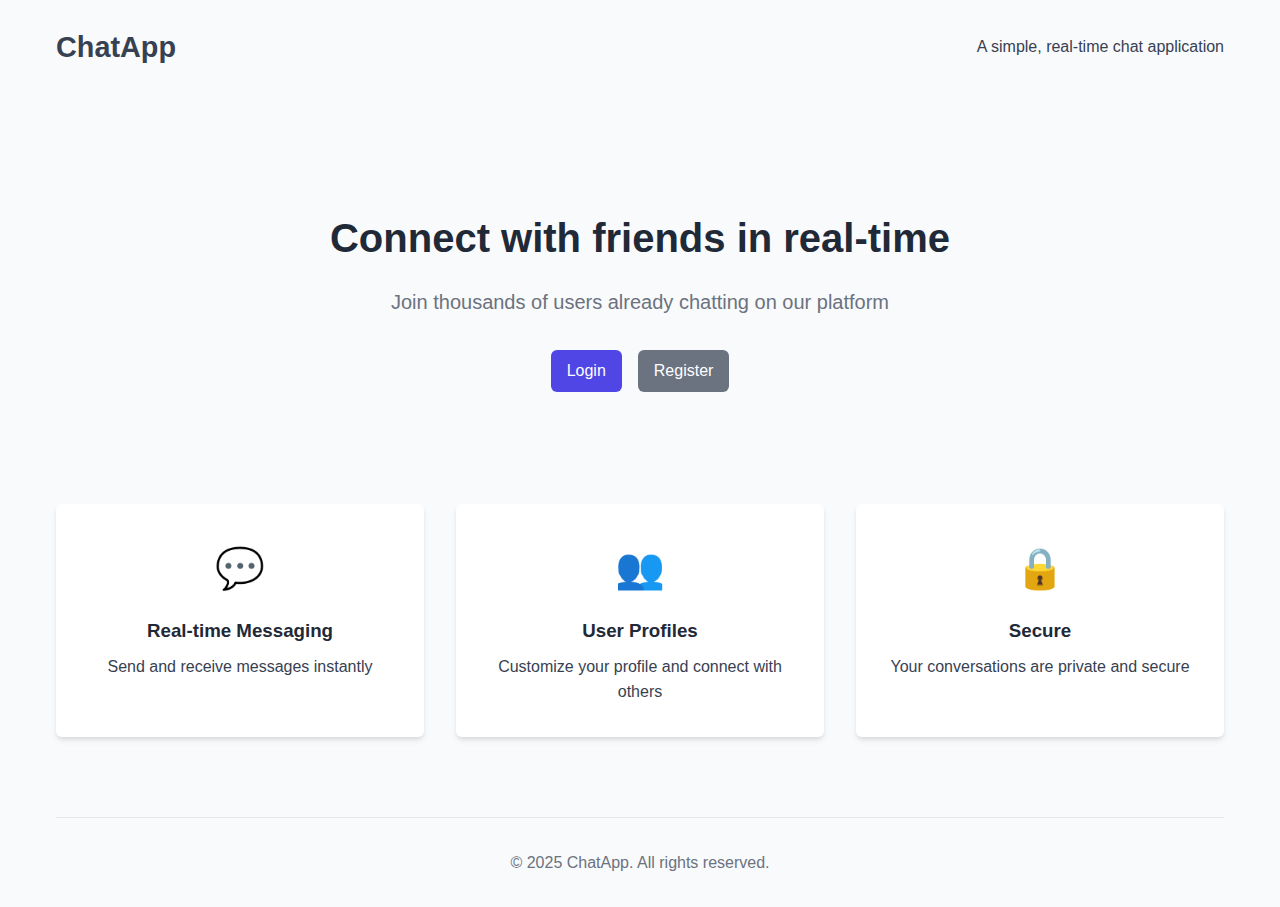
<file: New_Chat/index.html>
<!DOCTYPE html>
<html lang="en">
<head>
    <meta charset="UTF-8">
    <meta name="viewport" content="width=device-width, initial-scale=1.0">
    <title>ChatApp - Connect with friends</title>
    <link rel="stylesheet" href="css/styles.css">
    <link rel="stylesheet" href="css/auth.css">
</head>
<body>
    <div class="container">
        <header>
            <h1>ChatApp</h1>
            <p>A simple, real-time chat application</p>
        </header>
        
        <main class="landing-content">
            <div class="hero">
                <h2>Connect with friends in real-time</h2>
                <p>Join thousands of users already chatting on our platform</p>
                <div class="cta-buttons">
                    <a href="login.html" class="btn btn-primary">Login</a>
                    <a href="register.html" class="btn btn-secondary">Register</a>
                </div>
            </div>
            
            <div class="features">
                <div class="feature-card">
                    <div class="feature-icon">💬</div>
                    <h3>Real-time Messaging</h3>
                    <p>Send and receive messages instantly</p>
                </div>
                <div class="feature-card">
                    <div class="feature-icon">👥</div>
                    <h3>User Profiles</h3>
                    <p>Customize your profile and connect with others</p>
                </div>
                <div class="feature-card">
                    <div class="feature-icon">🔒</div>
                    <h3>Secure</h3>
                    <p>Your conversations are private and secure</p>
                </div>
            </div>
        </main>
        
        <footer>
            <p>&copy; 2025 ChatApp. All rights reserved.</p>
        </footer>
    </div>
    
    <script src="js/main.js"></script>
</body>
</html>
</file>
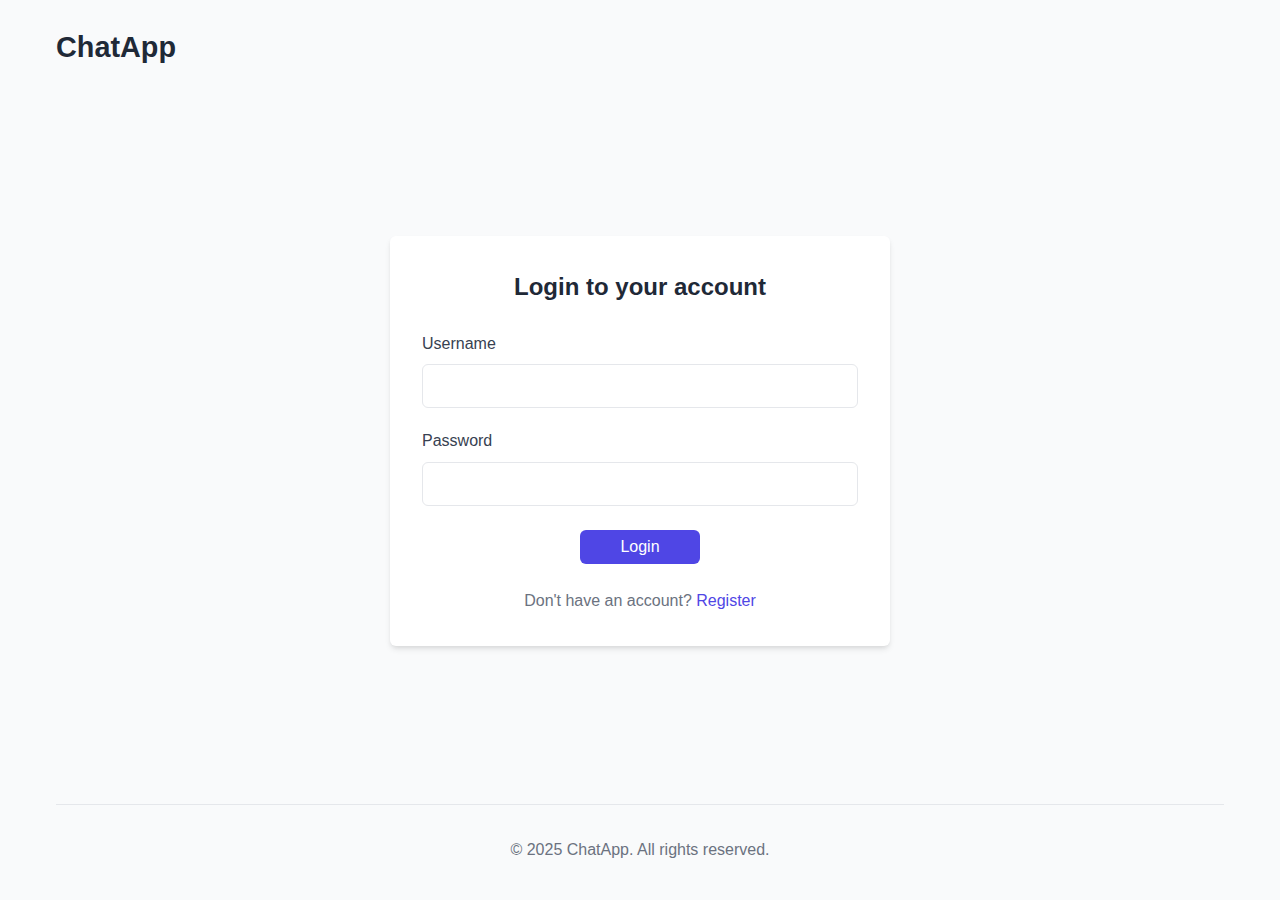
<file: New_Chat/login.html>
<!DOCTYPE html>
<html lang="en">
<head>
    <meta charset="UTF-8">
    <meta name="viewport" content="width=device-width, initial-scale=1.0">
    <title>Login - ChatApp</title>
    <link rel="stylesheet" href="css/styles.css">
    <link rel="stylesheet" href="css/auth.css">
</head>
<body>
    <div class="container">
        <header>
            <h1><a href="index.html">ChatApp</a></h1>
        </header>
        
        <main class="auth-content">
            <div class="auth-form-container">
                <h2>Login to your account</h2>
                <div id="error-message" class="error-message"></div>
                
                <form id="login-form" class="auth-form">
                    <div class="form-group">
                        <label for="username">Username</label>
                        <input type="text" id="username" name="username" required>
                    </div>
                    
                    <div class="form-group">
                        <label for="password">Password</label>
                        <input type="password" id="password" name="password" required>
                    </div>
                    
                    <div class="form-actions">
                        <button type="submit" class="btn btn-primary">Login</button>
                    </div>
                </form>
                
                <div class="auth-links">
                    <p>Don't have an account? <a href="register.html">Register</a></p>
                </div>
            </div>
        </main>
        
        <footer>
            <p>&copy; 2025 ChatApp. All rights reserved.</p>
        </footer>
    </div>
    
    <script src="js/main.js"></script>
    <script src="js/auth.js"></script>
</body>
</html>
</file>
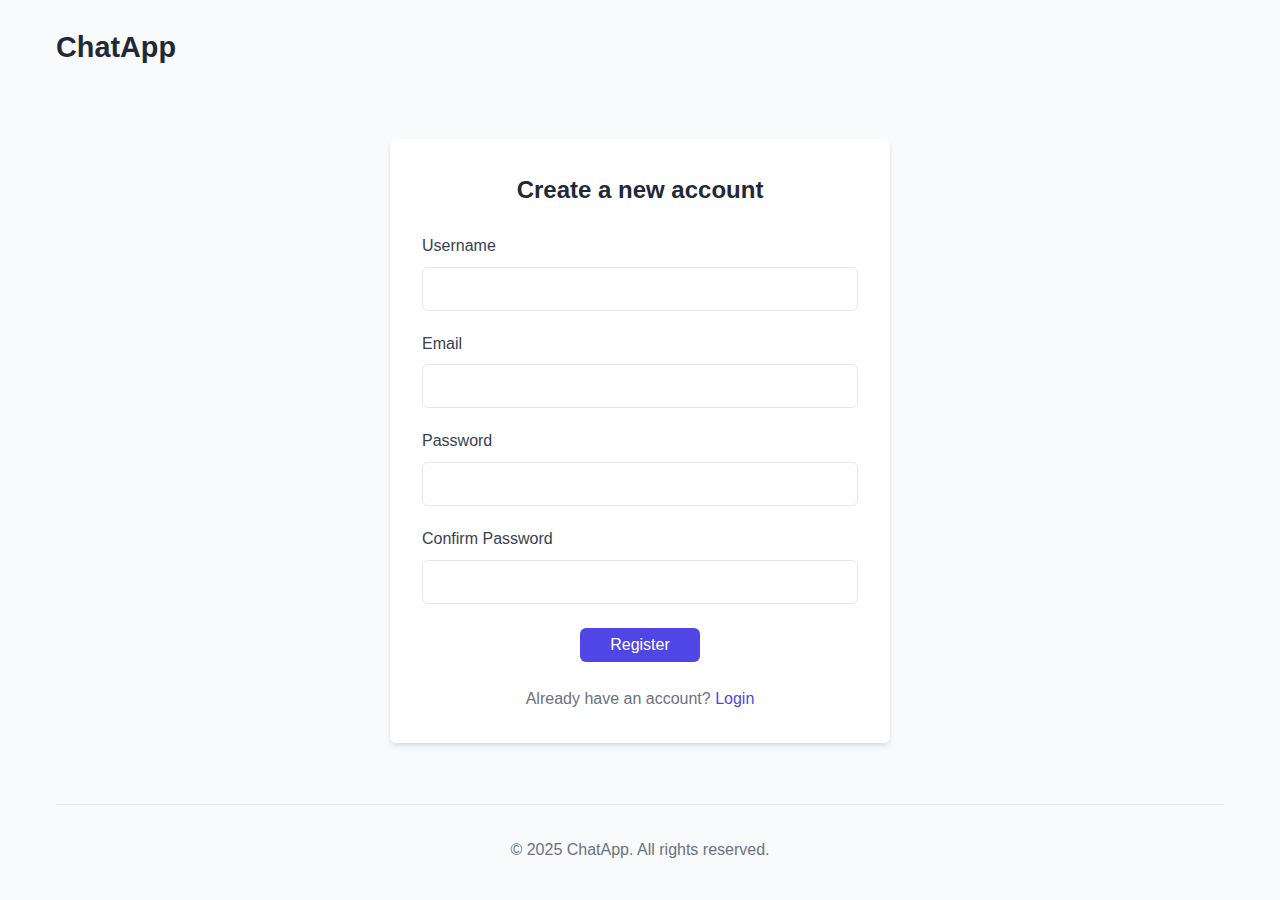
<file: New_Chat/register.html>
<!DOCTYPE html>
<html lang="en">
<head>
    <meta charset="UTF-8">
    <meta name="viewport" content="width=device-width, initial-scale=1.0">
    <title>Register - ChatApp</title>
    <link rel="stylesheet" href="css/styles.css">
    <link rel="stylesheet" href="css/auth.css">
</head>
<body>
    <div class="container">
        <header>
            <h1><a href="index.html">ChatApp</a></h1>
        </header>
        
        <main class="auth-content">
            <div class="auth-form-container">
                <h2>Create a new account</h2>
                <div id="error-message" class="error-message"></div>
                
                <form id="register-form" class="auth-form">
                    <div class="form-group">
                        <label for="username">Username</label>
                        <input type="text" id="username" name="username" required>
                    </div>
                    
                    <div class="form-group">
                        <label for="email">Email</label>
                        <input type="email" id="email" name="email" required>
                    </div>
                    
                    <div class="form-group">
                        <label for="password">Password</label>
                        <input type="password" id="password" name="password" required>
                    </div>
                    
                    <div class="form-group">
                        <label for="confirm-password">Confirm Password</label>
                        <input type="password" id="confirm-password" name="confirm-password" required>
                    </div>
                    
                    <div class="form-actions">
                        <button type="submit" class="btn btn-primary">Register</button>
                    </div>
                </form>
                
                <div class="auth-links">
                    <p>Already have an account? <a href="login.html">Login</a></p>
                </div>
            </div>
        </main>
        
        <footer>
            <p>&copy; 2025 ChatApp. All rights reserved.</p>
        </footer>
    </div>
    
    <script src="js/main.js"></script>
    <script src="js/auth.js"></script>
</body>
</html>
</file>
<file: New_Chat/css/styles.css>
/* Base styles */
:root {
  --primary-color: #4f46e5;
  --primary-hover: #4338ca;
  --secondary-color: #6b7280;
  --secondary-hover: #4b5563;
  --success-color: #10b981;
  --danger-color: #ef4444;
  --warning-color: #f59e0b;
  --light-color: #f3f4f6;
  --dark-color: #1f2937;
  --text-color: #374151;
  --text-light: #6b7280;
  --border-color: #e5e7eb;
  --bg-color: #ffffff;
  --bg-light: #f9fafb;
  --shadow: 0 4px 6px -1px rgba(0, 0, 0, 0.1), 0 2px 4px -1px rgba(0, 0, 0, 0.06);
  --radius: 0.375rem;
  --transition: all 0.3s ease;
}

* {
  margin: 0;
  padding: 0;
  box-sizing: border-box;
}

body {
  font-family: "Segoe UI", Tahoma, Geneva, Verdana, sans-serif;
  line-height: 1.6;
  color: var(--text-color);
  background-color: var(--bg-light);
}

a {
  color: var(--primary-color);
  text-decoration: none;
  transition: var(--transition);
}

a:hover {
  color: var(--primary-hover);
}

ul {
  list-style: none;
}

img {
  max-width: 100%;
}

/* Container */
.container {
  max-width: 1200px;
  margin: 0 auto;
  padding: 0 1rem;
}

/* Header */
header {
  display: flex;
  justify-content: space-between;
  align-items: center;
  padding: 1.5rem 0;
  margin-bottom: 2rem;
}

header h1 {
  font-size: 1.8rem;
  font-weight: 700;
}

header h1 a {
  color: var(--dark-color);
}

header nav ul {
  display: flex;
}

header nav ul li {
  margin-left: 1.5rem;
}

/* Buttons */
.btn {
  display: inline-block;
  padding: 0.5rem 1rem;
  border-radius: var(--radius);
  font-weight: 500;
  text-align: center;
  cursor: pointer;
  transition: var(--transition);
  border: none;
  font-size: 1rem;
}

.btn-primary {
  background-color: var(--primary-color);
  color: white;
}

.btn-primary:hover {
  background-color: var(--primary-hover);
  color: white;
}

.btn-secondary {
  background-color: var(--secondary-color);
  color: white;
}

.btn-secondary:hover {
  background-color: var(--secondary-hover);
  color: white;
}

.btn-outline {
  background-color: transparent;
  border: 1px solid var(--border-color);
  color: var(--text-color);
}

.btn-outline:hover {
  background-color: var(--light-color);
}

.btn-sm {
  padding: 0.25rem 0.75rem;
  font-size: 0.875rem;
}

/* Footer */
footer {
  text-align: center;
  padding: 2rem 0;
  margin-top: 3rem;
  color: var(--text-light);
  border-top: 1px solid var(--border-color);
}

/* Landing page */
.landing-content {
  padding: 2rem 0;
}

.hero {
  text-align: center;
  padding: 3rem 1rem;
  max-width: 800px;
  margin: 0 auto;
}

.hero h2 {
  font-size: 2.5rem;
  margin-bottom: 1rem;
  color: var(--dark-color);
}

.hero p {
  font-size: 1.25rem;
  color: var(--text-light);
  margin-bottom: 2rem;
}

.cta-buttons {
  display: flex;
  justify-content: center;
  gap: 1rem;
}

.features {
  display: grid;
  grid-template-columns: repeat(auto-fit, minmax(300px, 1fr));
  gap: 2rem;
  margin-top: 4rem;
}

.feature-card {
  background-color: var(--bg-color);
  padding: 2rem;
  border-radius: var(--radius);
  box-shadow: var(--shadow);
  text-align: center;
  transition: var(--transition);
}

.feature-card:hover {
  transform: translateY(-5px);
}

.feature-icon {
  font-size: 2.5rem;
  margin-bottom: 1rem;
}

.feature-card h3 {
  margin-bottom: 0.5rem;
  color: var(--dark-color);
}

/* Messages */
.error-message {
  color: var(--danger-color);
  background-color: rgba(239, 68, 68, 0.1);
  padding: 0.75rem;
  border-radius: var(--radius);
  margin-bottom: 1rem;
  display: none;
}

.message {
  padding: 0.75rem;
  border-radius: var(--radius);
  margin-bottom: 1rem;
}

.message.success {
  color: var(--success-color);
  background-color: rgba(16, 185, 129, 0.1);
}

.message.error {
  color: var(--danger-color);
  background-color: rgba(239, 68, 68, 0.1);
}

/* Responsive */
@media (max-width: 768px) {
  .hero h2 {
    font-size: 2rem;
  }

  .features {
    grid-template-columns: 1fr;
  }
}
</file>
<file: New_Chat/css/auth.css>
/* Auth pages styling */
.auth-content {
  display: flex;
  justify-content: center;
  align-items: center;
  min-height: 70vh;
}

.auth-form-container {
  background-color: var(--bg-color);
  padding: 2rem;
  border-radius: var(--radius);
  box-shadow: var(--shadow);
  width: 100%;
  max-width: 500px;
}

.auth-form-container h2 {
  margin-bottom: 1.5rem;
  color: var(--dark-color);
  text-align: center;
}

.auth-form {
  margin-bottom: 1.5rem;
}

.form-group {
  margin-bottom: 1.25rem;
}

.form-group label {
  display: block;
  margin-bottom: 0.5rem;
  font-weight: 500;
  color: var(--text-color);
}

.form-group input,
.form-group textarea {
  width: 100%;
  padding: 0.75rem;
  border: 1px solid var(--border-color);
  border-radius: var(--radius);
  font-size: 1rem;
  transition: var(--transition);
}

.form-group input:focus,
.form-group textarea:focus {
  outline: none;
  border-color: var(--primary-color);
  box-shadow: 0 0 0 3px rgba(79, 70, 229, 0.1);
}

.form-actions {
  display: flex;
  justify-content: center;
  margin-top: 1.5rem;
}

.form-actions .btn {
  min-width: 120px;
}

.auth-links {
  text-align: center;
  color: var(--text-light);
}

/* Profile page */
.profile-container {
  max-width: 600px;
}

.profile-avatar {
  display: flex;
  flex-direction: column;
  align-items: center;
  margin-bottom: 2rem;
}

.profile-avatar img {
  width: 100px;
  height: 100px;
  border-radius: 50%;
  object-fit: cover;
  margin-bottom: 1rem;
  border: 3px solid var(--primary-color);
}

.password-change {
  margin-top: 2rem;
  padding-top: 2rem;
  border-top: 1px solid var(--border-color);
}

.password-change h3 {
  margin-bottom: 1.5rem;
  color: var(--dark-color);
}

/* Responsive */
@media (max-width: 576px) {
  .auth-form-container {
    padding: 1.5rem;
  }
}
</file>
